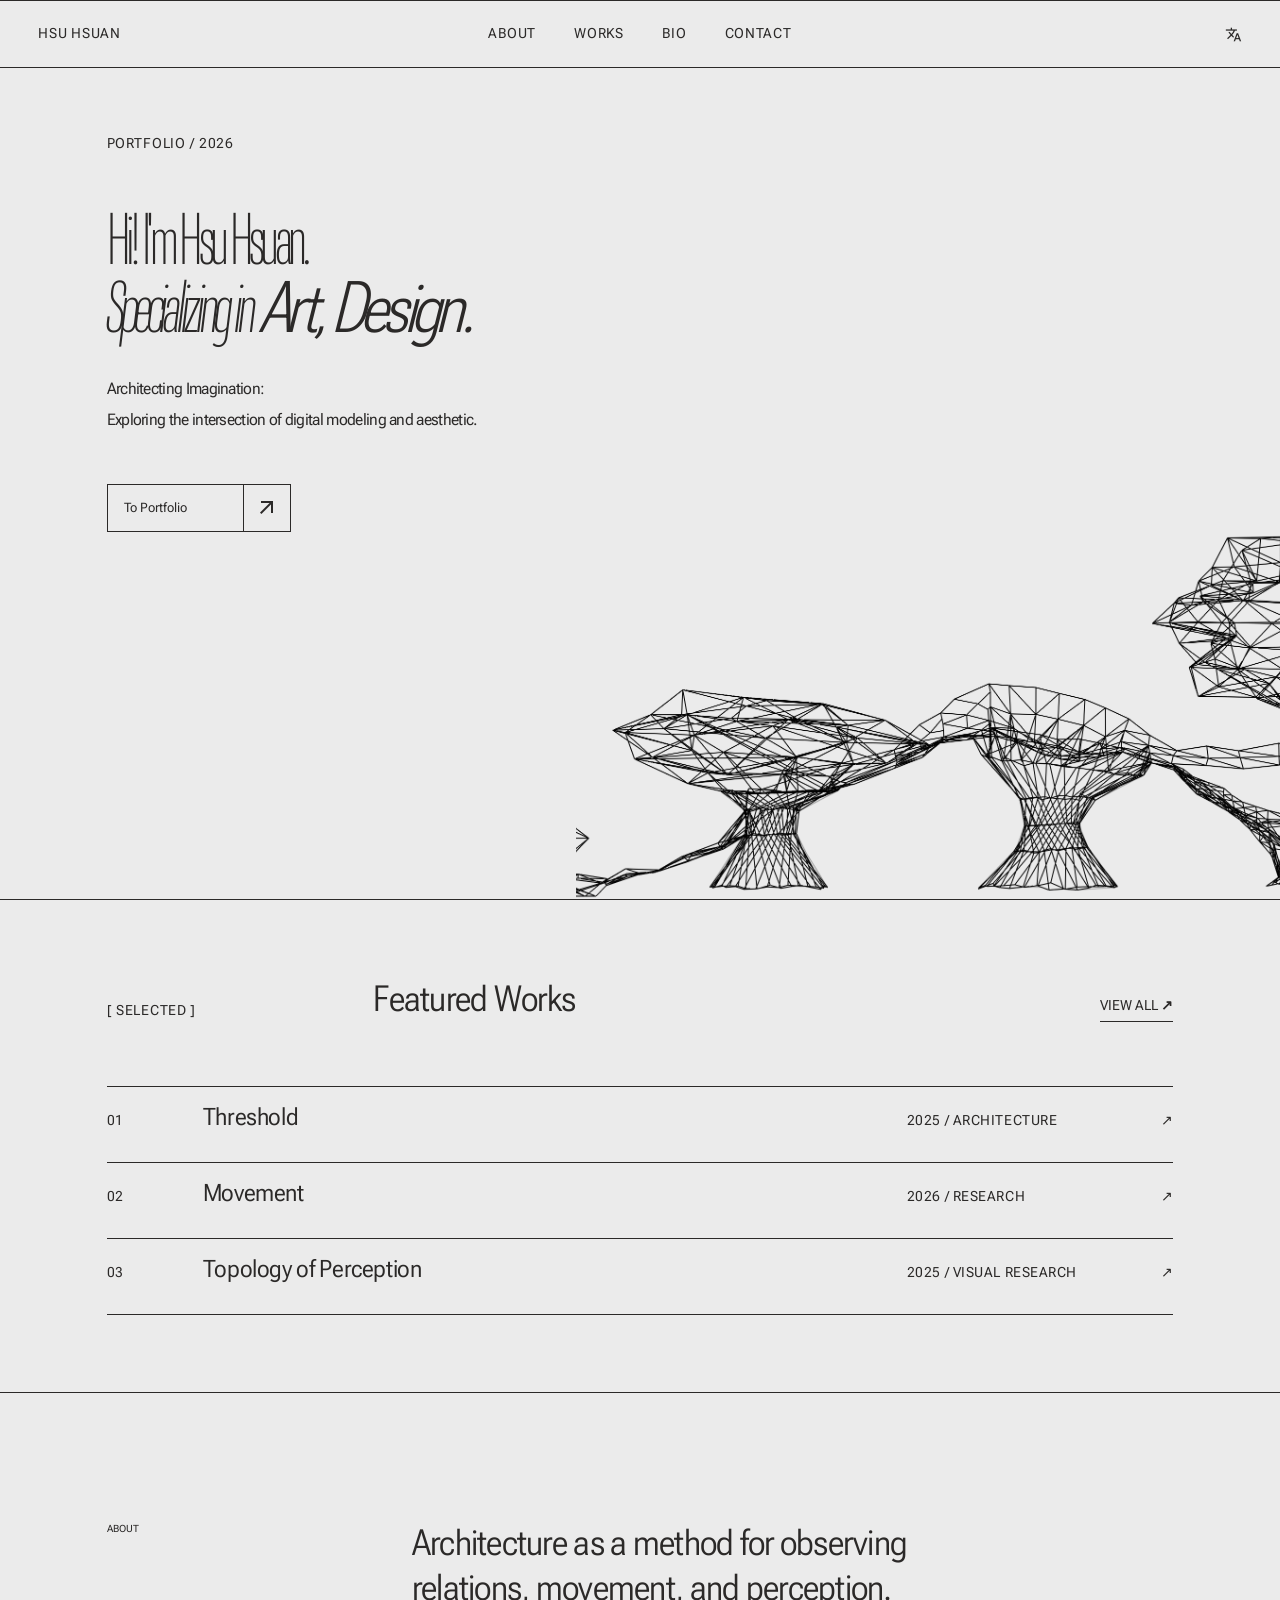
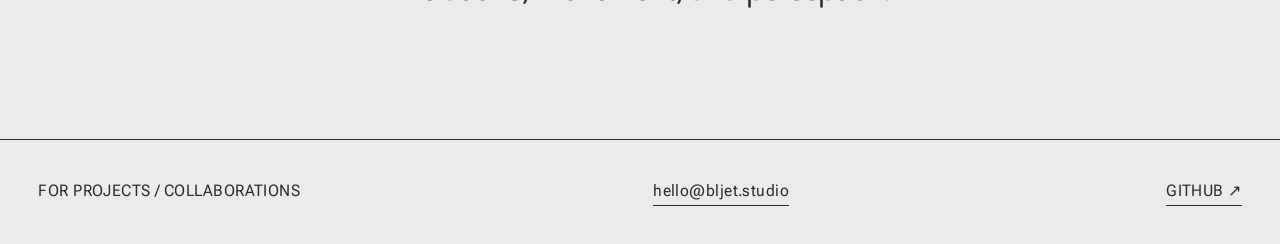
<file: index.html>
<!doctype html><html lang="en"><head><meta charset="UTF-8"><meta name="viewport" content="width=device-width,initial-scale=1"><link rel="preconnect" href="https://fonts.googleapis.com"><link rel="preconnect" href="https://fonts.gstatic.com" crossorigin><link href="https://fonts.googleapis.com/css2?family=Roboto+Flex:opsz,wdth,wght@8..144,25..151,100..1000&family=Source+Han+Sans+TC:wght@400;500&family=Material+Symbols+Outlined:opsz,wght,FILL,GRAD@20..48,100..700,0..1,-50..200&display=swap" rel="stylesheet"><link href="https://cdn.jsdelivr.net/npm/bootstrap@5.3.3/dist/css/bootstrap.min.css" rel="stylesheet"><link rel="stylesheet" href="styles.css"><title>Hsu Hsuan — Portfolio</title></head><body><header class="masthead"><a href="index.html">HSU HSUAN</a><button class="language-toggle material-symbols-outlined" type="button" aria-label="Switch language">translate</button><button class="menu-button" type="button" aria-expanded="false" aria-controls="navigation">MENU +</button></header><nav id="navigation" class="navigation"><a href="works.html" data-en="WORKS" data-zh="作品">WORKS</a><a href="timeline.html" data-en="TIMELINE" data-zh="時間軸">TIMELINE</a><a href="#about" data-en="ABOUT" data-zh="關於">ABOUT</a><a href="#contact" data-en="CONTACT" data-zh="聯絡">CONTACT</a></nav><main class="sheet container-fluid p-0"><section class="hero-home row g-0"><div class="hero-copy col-lg-8"><p class="hero-kicker" data-en="PORTFOLIO / 2026" data-zh="作品集／2026">PORTFOLIO / 2026</p><h1 data-en="Hi! I'm Hsu Hsuan.<br><span>Specializing in <em>Art, Design.</em></span>" data-zh="嗨！我是許瑄。<br><span>專注於<em>藝術與設計。</em></span>">Hi! I'm Hsu Hsuan.<br><span>Specializing in <em>Art, Design.</em></span></h1><div class="hero-description"><p data-en="Architecting Imagination:" data-zh="建構想像：">Architecting Imagination:</p><p data-en="Exploring the intersection of digital modeling and aesthetic." data-zh="探索數位建模與美學的交會。">Exploring the intersection of digital modeling and aesthetic.</p></div><a class="portfolio-button" href="works.html"><span data-en="To Portfolio" data-zh="前往作品集">To Portfolio</span><i class="material-symbols-outlined">arrow_outward</i></a></div><div class="hero-coordinate col-lg-4" aria-hidden="true"><span>25°02′ N</span><span>121°34′ E</span><b>01</b></div></section><section id="featured" class="featured"><div class="featured-head"><p data-en="[ SELECTED ]" data-zh="［精選作品］">[ SELECTED ]</p><h2 data-en="Featured Works" data-zh="精選作品">Featured Works</h2><a href="works.html" data-en="VIEW ALL ↗" data-zh="查看全部 ↗">VIEW ALL ↗</a></div><div class="featured-list"><a href="works.html" class="featured-item"><span>01</span><h3 data-en="Threshold" data-zh="閾限">Threshold</h3><p>2025 / ARCHITECTURE</p><i>↗</i></a><a href="works.html" class="featured-item"><span>02</span><h3 data-en="Movement" data-zh="運動">Movement</h3><p>2026 / RESEARCH</p><i>↗</i></a><a href="works.html" class="featured-item"><span>03</span><h3 data-en="Topology of Perception" data-zh="感知拓撲">Topology of Perception</h3><p>2025 / VISUAL RESEARCH</p><i>↗</i></a></div></section><section id="about" class="about row g-0"><p class="col-md-3" data-en="ABOUT" data-zh="關於">ABOUT</p><h2 class="col-md-9" data-en="Architecture as a method for observing relations, movement, and perception." data-zh="以建築作為觀察關係、運動與感知的方法。">Architecture as a method for observing relations, movement, and perception.</h2></section></main><footer id="contact"><p data-en="FOR PROJECTS / COLLABORATIONS" data-zh="專案合作洽詢">FOR PROJECTS / COLLABORATIONS</p><a href="mailto:hello@bljet.studio">hello@bljet.studio</a></footer><script src="script.js"></script></body></html>
</file>
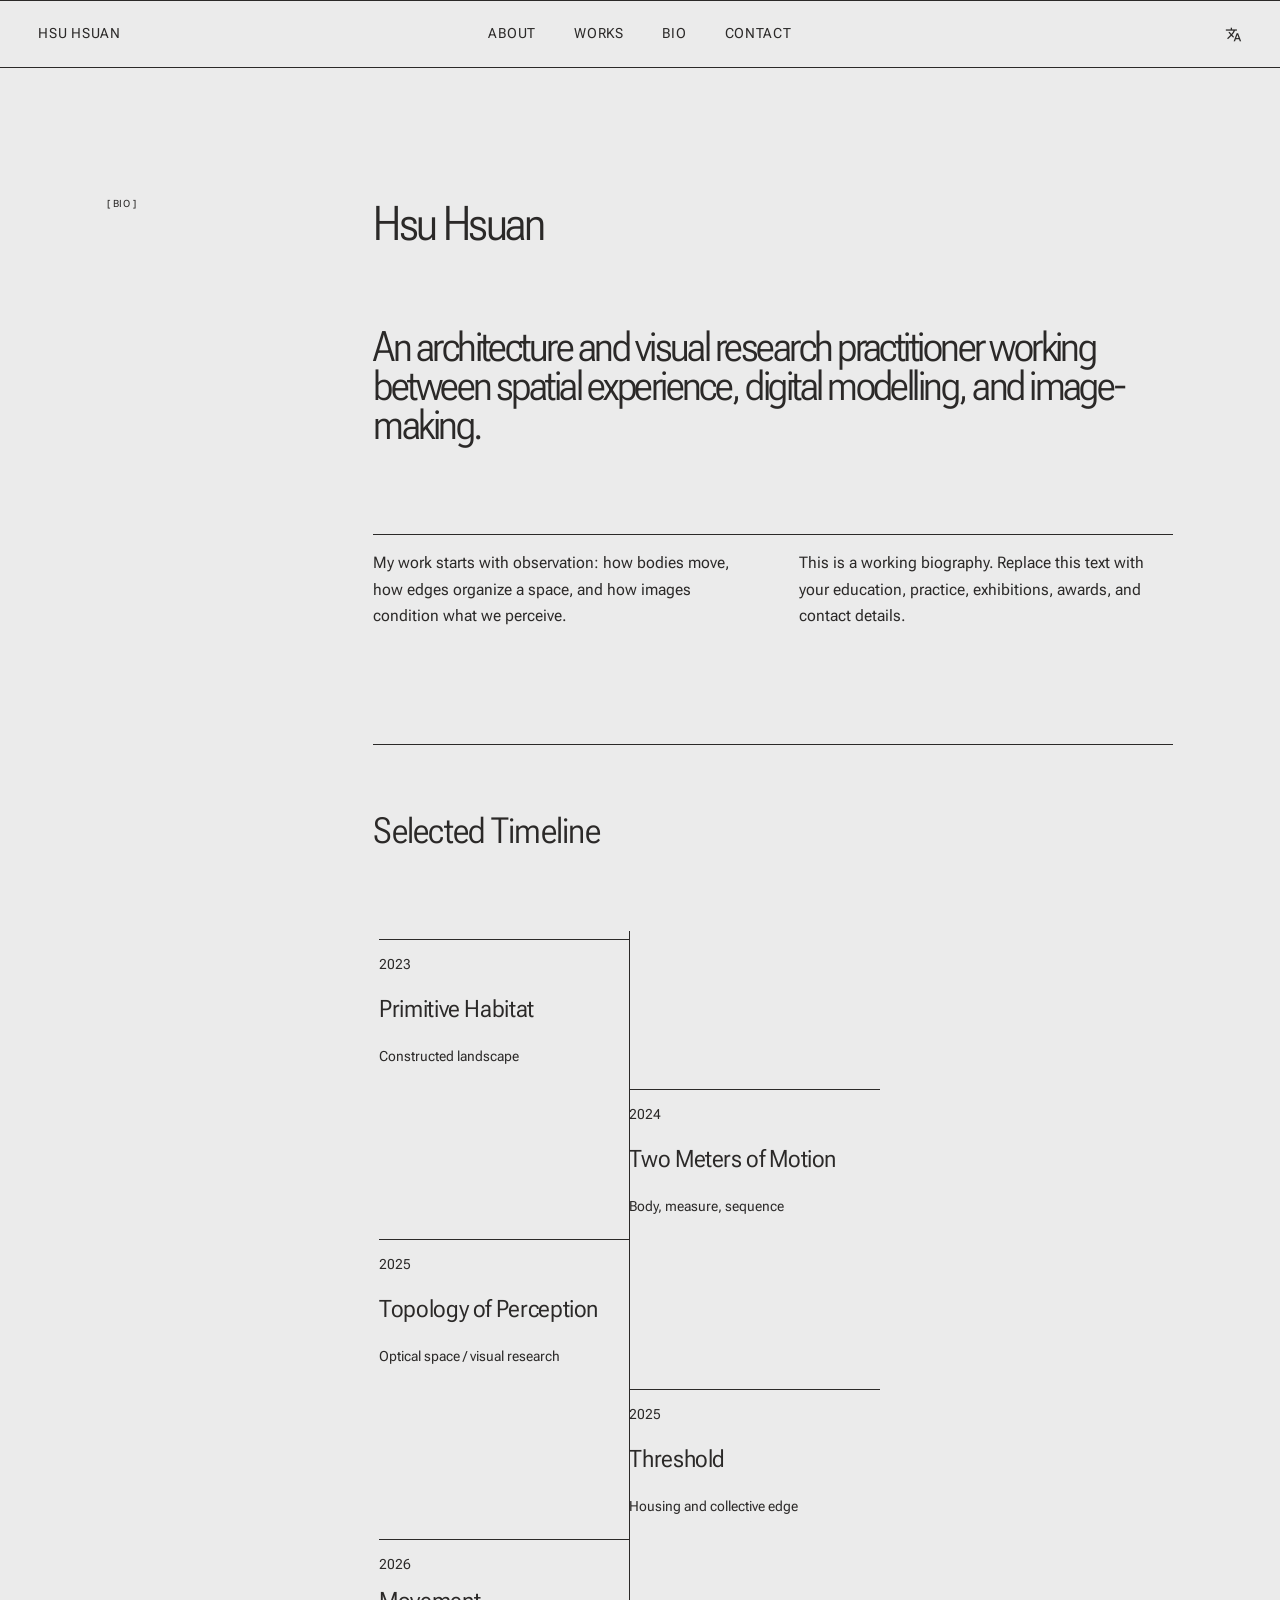
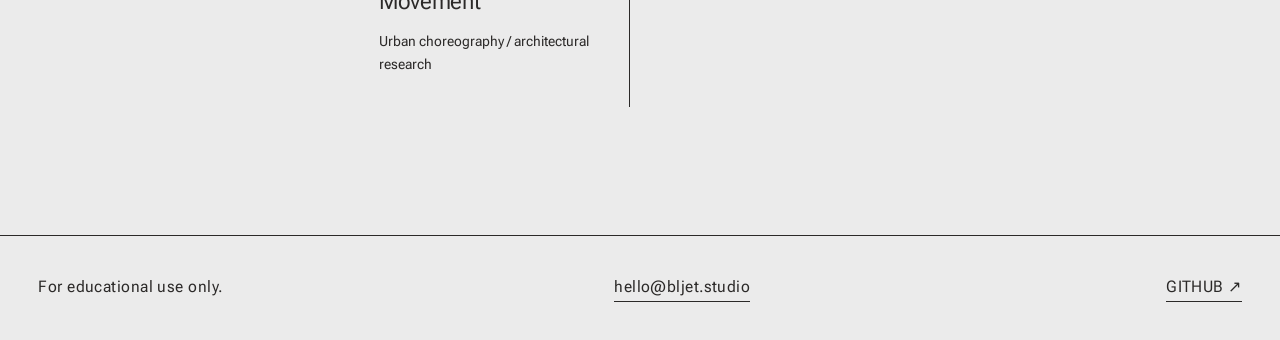
<file: bio.html>
<!doctype html><html lang="en"><head><meta charset="UTF-8"><meta name="viewport" content="width=device-width,initial-scale=1"><link rel="preconnect" href="https://fonts.googleapis.com"><link rel="preconnect" href="https://fonts.gstatic.com" crossorigin><link href="https://fonts.googleapis.com/css2?family=Roboto+Flex:opsz,wdth,wght@8..144,25..151,100..1000&family=Source+Han+Sans+TC:wght@400;500&family=Material+Symbols+Outlined:opsz,wght,FILL,GRAD@20..48,100..700,0..1,-50..200&display=swap" rel="stylesheet"><link href="https://cdn.jsdelivr.net/npm/bootstrap@5.3.3/dist/css/bootstrap.min.css" rel="stylesheet"><link rel="stylesheet" href="styles.css"><link rel="stylesheet" href="timeline.css"><title>Hsu Hsuan — Bio</title></head><body><header class="masthead"><a href="index.html">HSU HSUAN</a><button class="language-toggle material-symbols-outlined" type="button">translate</button><button class="menu-button" type="button" aria-expanded="false" aria-controls="navigation">MENU +</button></header><nav id="navigation" class="navigation"></nav><main class="sheet container-fluid p-0"><section class="bio-page row g-0"><p class="col-md-3">[ BIO ]</p><div class="col-md-9"><h1>Hsu Hsuan</h1><p class="bio-lead">An architecture and visual research practitioner working between spatial experience, digital modelling, and image-making.</p><div class="bio-grid"><p>My work starts with observation: how bodies move, how edges organize a space, and how images condition what we perceive.</p><p>This is a working biography. Replace this text with your education, practice, exhibitions, awards, and contact details.</p></div></div></section></main><footer><p>© 2026 HSU HSUAN</p><a href="mailto:hello@bljet.studio">hello@bljet.studio</a></footer><script src="script.js"></script></body></html>
</file>
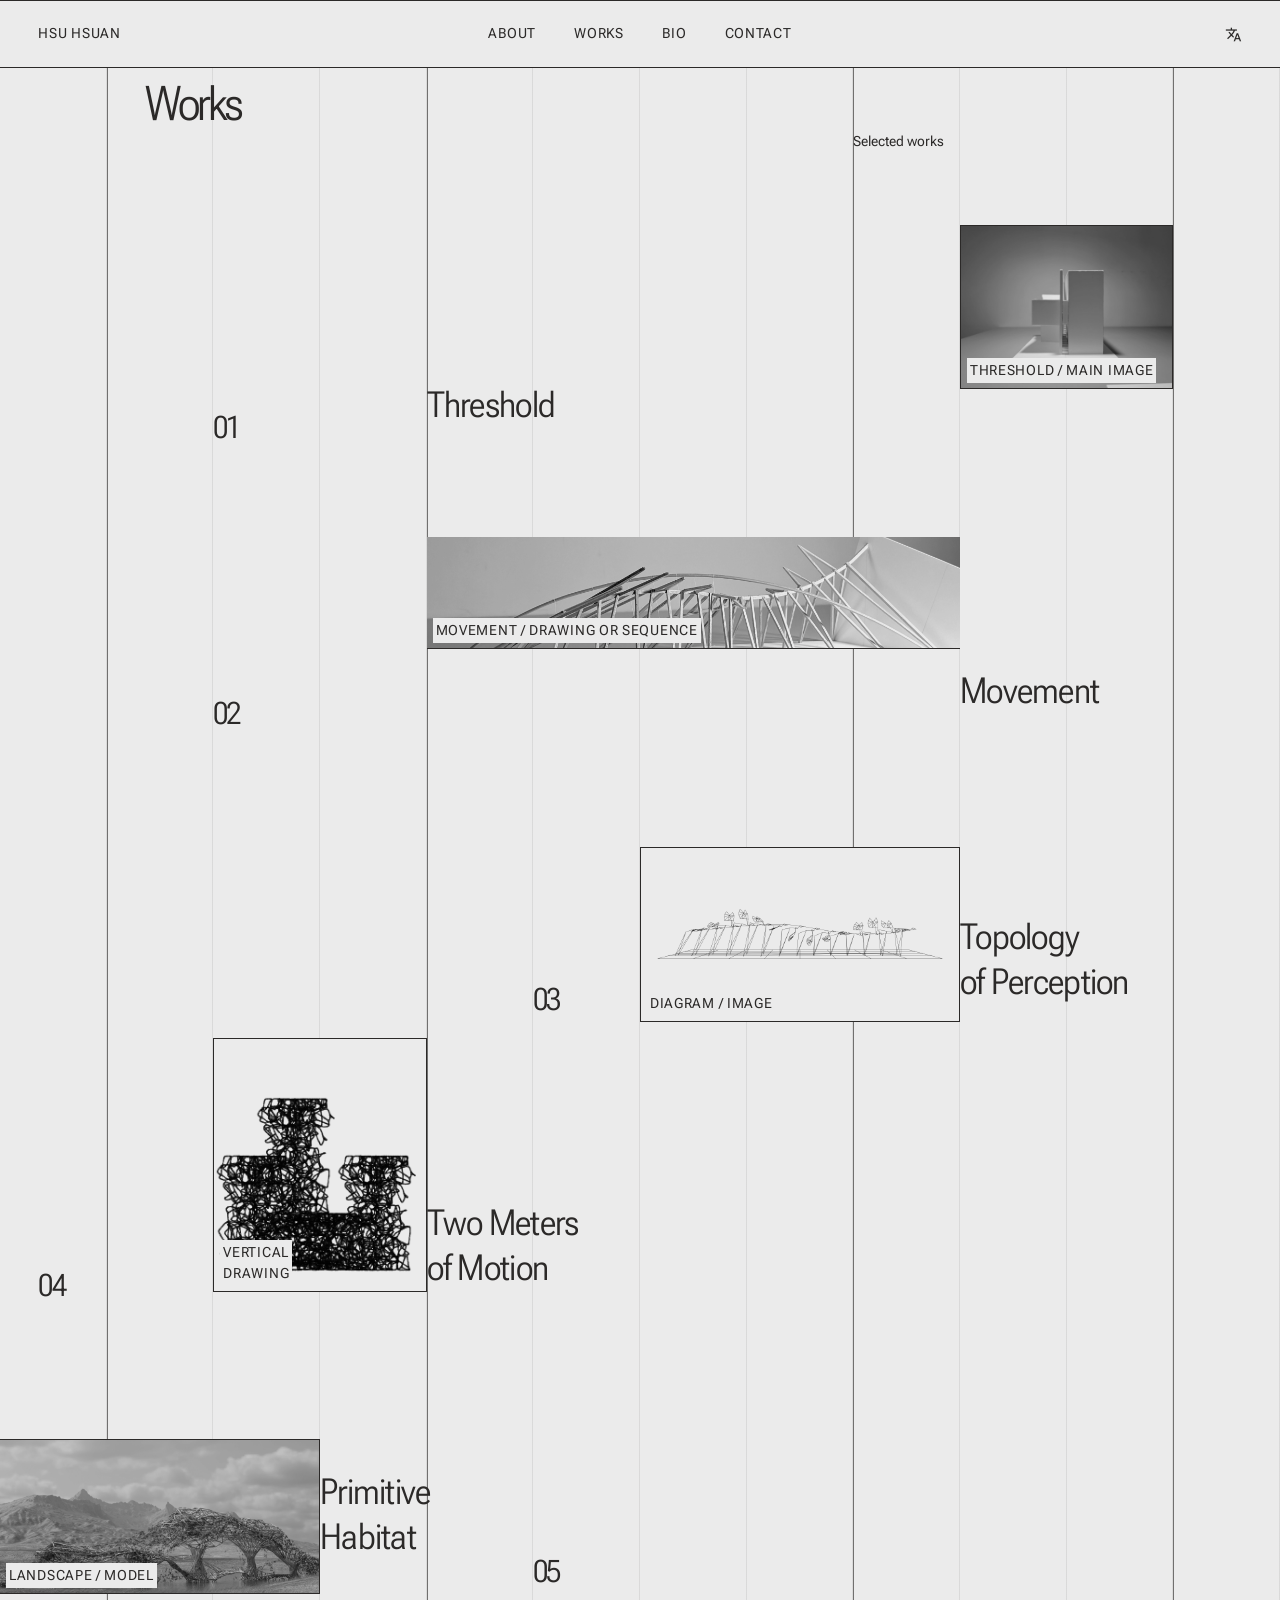
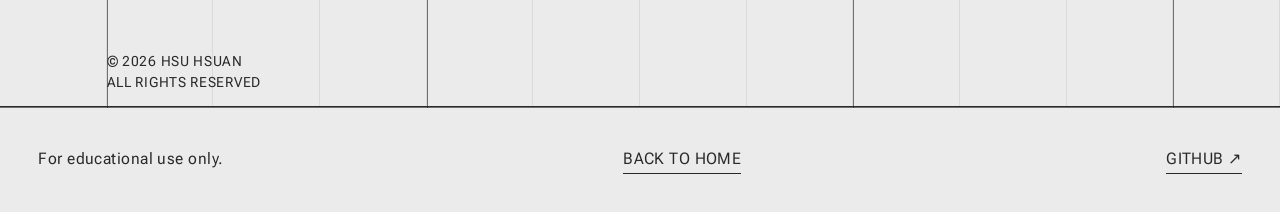
<file: works.html>
<!doctype html><html lang="en"><head><meta charset="UTF-8"><meta name="viewport" content="width=device-width,initial-scale=1"><link rel="preconnect" href="https://fonts.googleapis.com"><link rel="preconnect" href="https://fonts.gstatic.com" crossorigin><link href="https://fonts.googleapis.com/css2?family=Roboto+Flex:opsz,wdth,wght@8..144,25..151,100..1000&family=Source+Han+Sans+TC:wght@400;500&family=Material+Symbols+Outlined:opsz,wght,FILL,GRAD@20..48,100..700,0..1,-50..200&display=swap" rel="stylesheet"><link href="https://cdn.jsdelivr.net/npm/bootstrap@5.3.3/dist/css/bootstrap.min.css" rel="stylesheet"><link rel="stylesheet" href="styles.css"><title>Hsu Hsuan — Works</title></head><body><header class="masthead"><a href="index.html">HSU HSUAN</a><button class="language-toggle material-symbols-outlined" type="button" aria-label="Switch language">translate</button><button class="menu-button" type="button" aria-expanded="false" aria-controls="navigation">MENU +</button></header><nav id="navigation" class="navigation"><a href="works.html" data-en="WORKS" data-zh="作品">WORKS</a><a href="timeline.html" data-en="TIMELINE" data-zh="時間軸">TIMELINE</a><a href="index.html#about" data-en="ABOUT" data-zh="關於">ABOUT</a><a href="index.html#contact" data-en="CONTACT" data-zh="聯絡">CONTACT</a></nav><main class="sheet container-fluid p-0"><section class="contents row g-0" aria-labelledby="works-title"><div class="top-rule"></div><h1 id="works-title" data-en="Works" data-zh="作品">Works</h1><p class="intro" data-en="Selected works" data-zh="建築作品選集">Selected works</p><article class="project threshold"><span class="number">01</span><h2 data-en="Threshold" data-zh="閾限">Threshold</h2><div class="image-slot"><span>IMAGE 01</span><small>THRESHOLD / MAIN IMAGE</small></div></article><article class="project movement"><span class="number">02</span><h2 data-en="Movement" data-zh="運動">Movement</h2><div class="image-slot wide"><span>IMAGE 02</span><small>MOVEMENT / DRAWING OR SEQUENCE</small></div></article><article class="project topology"><span class="number">03</span><h2 data-en="Topology<br>of Perception" data-zh="感知拓撲">Topology<br>of Perception</h2><div class="image-slot square"><span>IMAGE 03</span><small>DIAGRAM / IMAGE</small></div></article><article class="project two-meters"><span class="number">04</span><h2 data-en="Two Meters<br>of Motion" data-zh="兩公尺的運動">Two Meters<br>of Motion</h2><div class="image-slot portrait"><span>IMAGE 04</span><small>VERTICAL<br>DRAWING</small></div></article><article class="project primitive"><span class="number">05</span><h2 data-en="Primitive<br>Habitat" data-zh="原始棲居">Primitive<br>Habitat</h2><div class="image-slot landscape"><span>IMAGE 05</span><small>LANDSCAPE / MODEL</small></div></article><p class="footer-note">© 2026 HSU HSUAN<br>ALL RIGHTS RESERVED</p></section></main><footer><p>© 2026 HSU HSUAN</p><a href="index.html">BACK TO HOME</a></footer><script src="script.js"></script></body></html>
</file>
<file: styles.css>
:root{--paper:#ebebeb;--ink:#2b2928;--grid:rgba(43,41,40,.64);--font:"Roboto Flex","Source Han Sans TC",sans-serif}*{box-sizing:border-box}html{scroll-behavior:smooth}body{margin:0;background:var(--paper);color:var(--ink);font-family:var(--font);font-variation-settings:"wdth" 88,"wght" 400}a{color:inherit;text-decoration:none}.masthead{height:46px;border-top:1px solid var(--ink);border-bottom:1px solid var(--ink);display:grid;grid-template-columns:1fr 1fr auto;padding:0 3vw;align-items:center;font-size:10px;letter-spacing:.05em}.masthead a{font-weight:700}.masthead p{margin:0}.menu-button{display:none;background:none;border:0;color:var(--ink);font:600 10px var(--font);letter-spacing:.05em;padding:0}.navigation{display:flex;position:absolute;right:3vw;top:17px;gap:25px;font-size:10px;font-weight:600;letter-spacing:.05em}.navigation a:hover{opacity:.5}.sheet{max-width:1400px;margin:auto;border-left:1px solid var(--grid);border-right:1px solid var(--grid)}.contents{min-height:1350px;position:relative;display:grid;grid-template-columns:repeat(12,1fr);grid-template-rows:96px 286px 286px 286px 286px 1fr;border-bottom:1px solid var(--grid);background-image:linear-gradient(90deg,transparent 8.33%,var(--grid) 8.33%,var(--grid) calc(8.33% + 1px),transparent calc(8.33% + 1px),transparent 33.33%,var(--grid) 33.33%,var(--grid) calc(33.33% + 1px),transparent calc(33.33% + 1px),transparent 66.66%,var(--grid) 66.66%,var(--grid) calc(66.66% + 1px),transparent calc(66.66% + 1px),transparent 91.66%,var(--grid) 91.66%,var(--grid) calc(91.66% + 1px),transparent calc(91.66% + 1px))}.contents:after{content:"";position:absolute;inset:0;pointer-events:none;background:repeating-linear-gradient(90deg,transparent 0,transparent calc(8.333% - 1px),rgba(43,41,40,.09) calc(8.333% - 1px),rgba(43,41,40,.09) 8.333%)}.top-rule{grid-column:1/-1;border-bottom:1px solid var(--ink);z-index:1}.contents h1{grid-row:1;grid-column:2/7;margin:8px 0 0 3vw;font-size:clamp(62px,7.5vw,120px);line-height:.75;font-weight:360;letter-spacing:-.09em;z-index:2}.intro{grid-row:1;grid-column:9/12;align-self:end;margin:0 0 13px;font-size:10px;line-height:1.45;z-index:2}.intro span{font-family:"Source Han Sans TC",sans-serif}.project{display:contents}.project .number{z-index:2;font-size:clamp(22px,2.4vw,38px);font-weight:330;letter-spacing:-.06em;align-self:end;margin-bottom:-4px}.project h2{z-index:2;margin:0;font-size:clamp(31px,4.2vw,67px);line-height:.83;font-weight:410;letter-spacing:-.065em;align-self:end}.image-slot{z-index:2;border:1px solid var(--ink);color:var(--ink);display:flex;align-items:center;justify-content:center;position:relative;background:rgba(235,235,235,.26);font-size:10px;letter-spacing:.07em}.image-slot:before,.image-slot:after{content:"";position:absolute;background:var(--ink);opacity:.5}.image-slot:before{width:1px;height:100%;left:50%}.image-slot:after{height:1px;width:100%;top:50%}.image-slot span{background:var(--paper);padding:3px 5px;z-index:1}.image-slot small{position:absolute;bottom:5px;left:6px;font-size:8px;z-index:1}.threshold .number{grid-column:3;grid-row:2}.threshold h2{grid-column:5/8;grid-row:2;margin-bottom:22px}.threshold .image-slot{grid-column:10/12;grid-row:2;align-self:center;height:164px}.movement .number{grid-column:3;grid-row:3}.movement h2{grid-column:10/12;grid-row:3;margin-bottom:22px}.movement .image-slot{grid-column:5/10;grid-row:3;align-self:center;height:112px;border-width:0;border-bottom:1px solid var(--ink)}.two-meters .number{grid-column:1/2;grid-row:4;margin-left:3vw}.two-meters h2{grid-column:5/8;grid-row:4;margin-bottom:17px}.two-meters .image-slot{grid-column:3/5;grid-row:4;align-self:center;height:254px}.primitive .number{grid-column:6;grid-row:5}.primitive h2{grid-column:4/7;grid-row:5;margin-bottom:34px}.primitive .image-slot{grid-column:1/4;grid-row:5;align-self:end;height:155px;border-left:0}.topology .number{grid-column:6;grid-row:6;align-self:start;margin-top:-6px}.topology h2{grid-column:10/12;grid-row:5;margin-bottom:17px}.topology .image-slot{grid-column:7/10;grid-row:5;align-self:end;height:175px}.footer-note{grid-row:6;grid-column:2/4;z-index:2;align-self:end;margin:0 0 13px;font-size:8px;line-height:1.35;letter-spacing:.05em}.about{padding:10vw 8.33%;border-bottom:1px solid var(--ink);display:grid;grid-template-columns:25% 1fr;gap:3vw}.about p{font-size:10px;margin:0}.about h2{margin:0;font-size:clamp(28px,4vw,60px);font-weight:400;letter-spacing:-.06em;line-height:.92}footer{padding:3vw;display:flex;justify-content:space-between;font-size:11px;letter-spacing:.04em}footer p{margin:0}footer a{font-size:16px;border-bottom:1px solid var(--ink)}
@media(max-width:700px){.masthead{height:43px;padding:0 5vw;grid-template-columns:1fr auto}.masthead p{display:none}.menu-button{display:block}.navigation{display:none;top:42px;left:0;right:0;padding:14px 5vw;background:var(--paper);border-bottom:1px solid var(--ink);justify-content:space-between;z-index:10}.navigation.open{display:flex}.contents{min-height:1140px;grid-template-columns:repeat(4,1fr);grid-template-rows:95px 220px 220px 220px 220px 165px;background-image:linear-gradient(90deg,transparent 25%,var(--grid) 25%,var(--grid) calc(25% + 1px),transparent calc(25% + 1px),transparent 75%,var(--grid) 75%,var(--grid) calc(75% + 1px),transparent calc(75% + 1px))}.contents:after{background:repeating-linear-gradient(90deg,transparent 0,transparent calc(25% - 1px),rgba(43,41,40,.08) calc(25% - 1px),rgba(43,41,40,.08) 25%)}.contents h1{grid-column:1/4;margin:8px 0 0 5vw;font-size:21vw}.intro{grid-column:3/5;margin-bottom:11px;font-size:8px}.project .number{font-size:25px}.project h2{font-size:9vw}.threshold .number{grid-column:1;grid-row:2;margin-left:5vw}.threshold h2{grid-column:2/4;grid-row:2;margin-bottom:15px}.threshold .image-slot{grid-column:4;grid-row:2;height:112px;width:24vw}.movement .number{grid-column:1;grid-row:3;margin-left:5vw}.movement h2{grid-column:3/5;grid-row:3;margin-bottom:15px}.movement .image-slot{grid-column:2/5;grid-row:3;height:78px}.two-meters .number{grid-column:1;grid-row:4;margin-left:5vw}.two-meters h2{grid-column:3/5;grid-row:4;margin-bottom:15px}.two-meters .image-slot{grid-column:2;grid-row:4;height:190px;width:22vw}.primitive .number{grid-column:1;grid-row:5;margin-left:5vw}.primitive h2{grid-column:2/4;grid-row:5;margin-bottom:15px}.primitive .image-slot{grid-column:1/3;grid-row:5;height:82px}.topology .number{grid-column:3;grid-row:6;align-self:start;margin-top:-4px}.topology h2{grid-column:3/5;grid-row:5;margin-bottom:15px}.topology .image-slot{grid-column:3;grid-row:5;height:115px;width:23vw}.image-slot small{font-size:6px}.footer-note{grid-row:6;grid-column:1/3;margin-left:5vw}.about{padding:17vw 5vw;display:block}.about p{margin-bottom:28px}footer{padding:5vw;display:block}footer a{display:inline-block;margin-top:24px}}
/* Index order: 01 Threshold, 02 Movement, 03 Topology, 04 Two Meters, 05 Primitive. */
.language-toggle{background:none;border:0;color:var(--ink);padding:0;font-size:17px;line-height:1;cursor:pointer}.navigation{right:72px}.contents{min-height:1640px;grid-template-rows:96px repeat(5,286px) 1fr}.topology .number{grid-column:6;grid-row:4;align-self:end;margin-bottom:-4px}.topology h2{grid-column:10/12;grid-row:4;margin-bottom:17px}.topology .image-slot{grid-column:7/10;grid-row:4;align-self:end;height:175px}.two-meters .number{grid-column:1/2;grid-row:5;margin-left:3vw}.two-meters h2{grid-column:5/8;grid-row:5;margin-bottom:17px}.two-meters .image-slot{grid-column:3/5;grid-row:5;align-self:center;height:254px}.primitive .number{grid-column:6;grid-row:6}.primitive h2{grid-column:4/7;grid-row:6;margin-bottom:34px}.primitive .image-slot{grid-column:1/4;grid-row:6;align-self:end;height:155px;border-left:0}.footer-note{grid-row:7}.timeline{min-height:calc(100vh - 46px);padding:4vw 8.33%;border-bottom:1px solid var(--ink)}.timeline h1{font-size:clamp(62px,9vw,140px);line-height:.75;letter-spacing:-.09em;font-weight:380;margin:0 0 8vw}.timeline-list{border-top:1px solid var(--ink)}.timeline-item{display:grid;grid-template-columns:16% 1fr 24%;gap:2vw;padding:18px 0;border-bottom:1px solid var(--ink);font-size:12px}.timeline-item h2,.timeline-item p{margin:0}.timeline-item h2{font-size:clamp(23px,3vw,43px);line-height:.85;letter-spacing:-.06em;font-weight:420}.timeline-item p{font-size:10px;line-height:1.35}.timeline-note{margin-top:4vw;font-size:10px}@media(max-width:700px){.masthead{grid-template-columns:1fr auto auto;gap:13px}.navigation{right:0}.contents{min-height:1360px;grid-template-rows:95px repeat(5,220px) 165px}.topology .number{grid-column:1;grid-row:4;margin-left:5vw;align-self:end}.topology h2{grid-column:3/5;grid-row:4;margin-bottom:15px}.topology .image-slot{grid-column:3;grid-row:4;height:115px;width:23vw;align-self:end}.two-meters .number{grid-column:1;grid-row:5;margin-left:5vw}.two-meters h2{grid-column:3/5;grid-row:5;margin-bottom:15px}.two-meters .image-slot{grid-column:2;grid-row:5;height:190px;width:22vw}.primitive .number{grid-column:1;grid-row:6;margin-left:5vw}.primitive h2{grid-column:2/4;grid-row:6;margin-bottom:15px}.primitive .image-slot{grid-column:1/3;grid-row:6;height:82px}.footer-note{grid-row:7}.timeline{padding:14vw 5vw}.timeline h1{font-size:20vw;margin-bottom:18vw}.timeline-item{grid-template-columns:21% 1fr;gap:0;padding:16px 0}.timeline-item p{grid-column:2;margin-top:11px}.timeline-note{margin-top:14vw}}
</file>
<file: timeline.css>
.timeline-axis{padding:5vw 8.33% 9vw;border-bottom:1px solid var(--ink)}.timeline-title{display:grid;grid-template-columns:25% 1fr;margin-bottom:8vw}.timeline-title p{font-size:10px;letter-spacing:.05em;margin:0}.timeline-title h1{font-size:clamp(64px,9vw,145px);line-height:.74;letter-spacing:-.09em;font-weight:390;margin:0}.axis-events{position:relative;margin-left:38%;padding:1vw 0}.axis-events:before{content:"";position:absolute;left:0;top:0;bottom:0;width:1px;background:var(--ink)}.axis-event{position:relative;min-height:190px;width:43%;display:grid;align-items:start}.axis-event.left{margin-left:-43%;grid-template-columns:1fr 14px}.axis-event.right{grid-template-columns:14px 1fr}.event-line{height:1px;background:var(--ink);align-self:start;margin-top:8px}.event-dot{width:9px;height:9px;border:1px solid var(--ink);border-radius:50%;background:var(--paper);justify-self:center;margin-top:4px;z-index:1}.event-copy{margin-top:16px;grid-row:2}.event-copy time,.event-copy p{font-size:10px;letter-spacing:.04em}.event-copy h2{font-size:clamp(26px,3.2vw,48px);font-weight:410;line-height:.84;letter-spacing:-.065em;margin:5px 0 8px}.event-copy p{margin:0}.axis-event.left .event-line{grid-column:1}.axis-event.left .event-dot{grid-column:2}.axis-event.left .event-copy{grid-column:1}.axis-event.right .event-dot{grid-column:1}.axis-event.right .event-line{grid-column:2}.axis-event.right .event-copy{grid-column:2}.bio-page{padding:10vw 8.33%;min-height:calc(100vh - 46px);border-bottom:1px solid var(--ink)}.bio-page>p{font-size:10px;letter-spacing:.05em}.bio-page h1{font-size:clamp(65px,10vw,160px);line-height:.73;letter-spacing:-.1em;font-weight:390;margin:0 0 6vw}.bio-lead{font-size:clamp(25px,3.3vw,51px);line-height:.92;letter-spacing:-.06em;max-width:900px}.bio-grid{border-top:1px solid var(--ink);margin-top:7vw;padding-top:15px;display:grid;grid-template-columns:1fr 1fr;gap:4vw;font-size:13px;line-height:1.3}.bio-grid p{margin:0}@media(max-width:700px){.timeline-axis{padding:14vw 5vw}.timeline-title{display:block;margin-bottom:22vw}.timeline-title p{margin-bottom:26px}.timeline-title h1{font-size:20vw}.axis-events{margin-left:38%;padding:0}.axis-event{width:62%;min-height:178px}.axis-event.left{margin-left:-62%}.event-copy h2{font-size:8vw}.event-copy p{font-size:8px}.bio-page{padding:16vw 5vw}.bio-page>p{margin-bottom:30px}.bio-page h1{font-size:18vw;margin-bottom:17vw}.bio-lead{font-size:9.5vw}.bio-grid{display:block;margin-top:17vw}.bio-grid p+p{margin-top:20px}}
</file>
